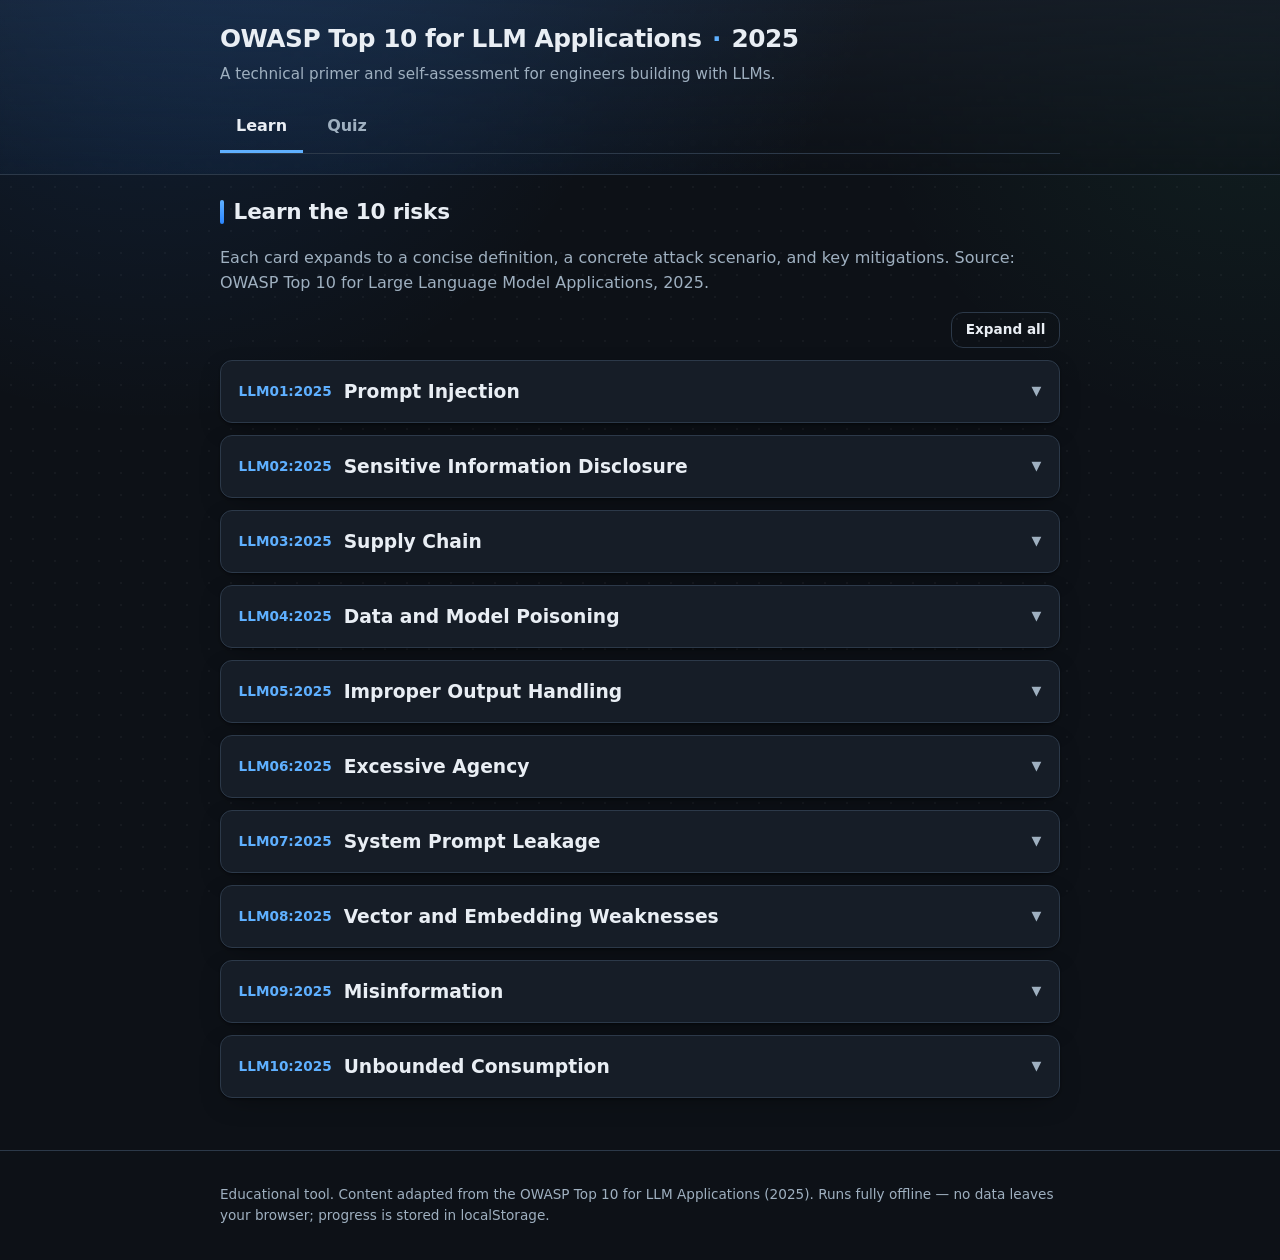
<file: OWASP_AI/index.html>
<!DOCTYPE html>
<html lang="en">
<head>
  <meta charset="UTF-8" />
  <meta name="viewport" content="width=device-width, initial-scale=1" />
  <meta name="description"
        content="Learn and self-assess on the OWASP Top 10 for LLM Applications (2025)." />
  <title>OWASP Top 10 for LLM Applications (2025) — Learn &amp; Score</title>
  <link rel="stylesheet" href="styles.css" />
</head>
<body>
  <a class="skip-link" href="#main">Skip to content</a>

  <header class="site">
    <div class="wrap">
      <h1>OWASP Top 10 for LLM Applications <span class="accent-dot" aria-hidden="true">·</span> 2025</h1>
      <p class="subtitle">A technical primer and self-assessment for engineers building with LLMs.</p>

      <div class="tablist" role="tablist" id="tablist" aria-label="Sections">
        <button class="tab" role="tab" id="tab-learn" aria-selected="true"
                aria-controls="view-learn" tabindex="0">Learn</button>
        <button class="tab" role="tab" id="tab-quiz" aria-selected="false"
                aria-controls="view-quiz" tabindex="-1">Quiz</button>
      </div>
    </div>
  </header>

  <main id="main" class="wrap">

    <!-- ===================== LEARN VIEW ===================== -->
    <section id="view-learn" role="tabpanel" aria-labelledby="tab-learn">
      <h2>Learn the 10 risks</h2>
      <p class="lead">
        Each card expands to a concise definition, a concrete attack scenario, and key mitigations.
        Source: OWASP Top 10 for Large Language Model Applications, 2025.
      </p>
      <div class="learn-toolbar">
        <button type="button" class="btn btn--ghost" id="expand-all" aria-expanded="false"
                aria-controls="learn-cards">Expand all</button>
      </div>
      <div id="learn-cards"><!-- populated by app.js --></div>
    </section>

    <!-- ===================== QUIZ VIEW ===================== -->
    <section id="view-quiz" role="tabpanel" aria-labelledby="tab-quiz" hidden>
      <h2>Test your knowledge</h2>

      <!-- Intro -->
      <div id="quiz-intro" class="quiz-intro">
        <p class="lead">
          20 technical questions across all 10 risks: single-answer, multi-select, and
          scenario-matching. You get immediate feedback after each question.
        </p>
        <div class="callout">
          <strong>Scoring:</strong> single-answer and scenario questions award 1 point for the
          correct choice. Multi-select questions are <strong>all-or-nothing</strong> — you must
          select every correct option and no incorrect ones to earn the point. Question and option
          order are shuffled on every attempt.
        </div>
        <p id="intro-best" hidden></p>
        <button type="button" class="btn btn--primary" id="start-quiz">Start quiz</button>
      </div>

      <!-- Runner (one question at a time) -->
      <div id="quiz-runner" hidden><!-- populated by app.js --></div>

      <!-- Results -->
      <div id="quiz-results" hidden><!-- populated by app.js --></div>
    </section>

  </main>

  <footer class="site">
    <div class="wrap">
      <p>
        Educational tool. Content adapted from the OWASP Top 10 for LLM Applications (2025).
        Runs fully offline — no data leaves your browser; progress is stored in localStorage.
      </p>
    </div>
  </footer>

  <script src="app.js"></script>
</body>
</html>
</file>
<file: OWASP_AI/styles.css>
/* =============================================================================
 * OWASP Top 10 for LLM Applications (2025) — styles
 * System fonts only, no external assets, WCAG AA contrast.
 * ========================================================================== */

:root {
  /* Color tokens — chosen for AA contrast on the dark surface. */
  --bg: #0d1117;
  --surface: #161d27;
  --surface-2: #202834;
  --border: #2c3949;
  --border-soft: #232f3d;
  --text: #e9eef4;
  --text-dim: #9fb0c0;
  --accent: #5fb0ff;
  --accent-strong: #2b86ff;
  --ok: #41e0a3;
  --ok-bg: #0f2a20;
  --bad: #ff7a7a;
  --bad-bg: #321a1d;
  --warn: #ffd166;
  --warn-bg: #322811;
  --focus: #ffd24a;
  --code-bg: #0a0e14;
  --radius: 12px;
  --shadow: 0 1px 2px rgba(0, 0, 0, 0.4), 0 8px 28px -12px rgba(0, 0, 0, 0.55);
  --shadow-glow: 0 0 0 1px rgba(95, 176, 255, 0.18), 0 10px 30px -10px rgba(43, 134, 255, 0.35);
  --mono: ui-monospace, "SF Mono", "JetBrains Mono", "Cascadia Code", Menlo, Consolas, monospace;
  --maxw: 880px;
}

* { box-sizing: border-box; }

html { -webkit-text-size-adjust: 100%; }

body {
  margin: 0;
  background-color: var(--bg);
  /* Layered, fully-offline texture: two soft accent glows over a faint dot grid. */
  background-image:
    radial-gradient(900px circle at 12% -8%, rgba(43, 134, 255, 0.14), transparent 55%),
    radial-gradient(800px circle at 98% 4%, rgba(65, 224, 163, 0.07), transparent 50%),
    radial-gradient(rgba(255, 255, 255, 0.04) 1px, transparent 1px);
  background-size: auto, auto, 22px 22px;
  background-position: 0 0, 0 0, 0 0;
  background-attachment: fixed;
  color: var(--text);
  font-family: system-ui, -apple-system, "Segoe UI", Roboto, Helvetica, Arial, sans-serif;
  line-height: 1.55;
  font-size: 16px;
}

/* Visible focus for keyboard users everywhere. */
:focus-visible {
  outline: 3px solid var(--focus);
  outline-offset: 2px;
  border-radius: 4px;
}

/* Skip link for screen-reader / keyboard users. */
.skip-link {
  position: absolute;
  left: -999px;
  top: 0;
  background: var(--accent-strong);
  color: #fff;
  padding: 0.6rem 1rem;
  z-index: 100;
}
.skip-link:focus { left: 0; }

.wrap {
  max-width: var(--maxw);
  margin: 0 auto;
  padding: 1.25rem;
}

/* ---------- Header / tabs ---------- */
header.site {
  border-bottom: 1px solid var(--border);
  background:
    radial-gradient(1100px circle at 20% -120%, rgba(43, 134, 255, 0.22), transparent 60%),
    linear-gradient(180deg, rgba(22, 29, 39, 0.85), rgba(13, 17, 23, 0.4));
  backdrop-filter: blur(2px);
}
.site h1 {
  font-size: 1.55rem;
  margin: 0 0 0.3rem;
  letter-spacing: -0.02em;
  font-weight: 800;
}
.site h1 .accent-dot {
  color: var(--accent);
  margin: 0 0.15rem;
}
.site .subtitle {
  color: var(--text-dim);
  margin: 0 0 1rem;
  font-size: 0.95rem;
}

.tablist {
  display: flex;
  gap: 0.5rem;
  border-bottom: 1px solid var(--border);
}
.tab {
  appearance: none;
  background: transparent;
  border: none;
  border-bottom: 3px solid transparent;
  color: var(--text-dim);
  font: inherit;
  font-weight: 600;
  padding: 0.7rem 1rem;
  cursor: pointer;
}
.tab[aria-selected="true"] {
  color: var(--text);
  border-bottom-color: var(--accent);
}
.tab:hover { color: var(--text); }

/* ---------- Generic ---------- */
h2 {
  font-size: 1.35rem;
  margin-top: 0;
  display: flex;
  align-items: center;
  gap: 0.6rem;
  letter-spacing: -0.01em;
}
/* Accent tick before each section heading. */
h2::before {
  content: "";
  width: 4px;
  height: 1.1em;
  border-radius: 2px;
  background: linear-gradient(180deg, var(--accent), var(--accent-strong));
  flex: none;
}
.lead { color: var(--text-dim); }

.btn {
  appearance: none;
  font: inherit;
  font-weight: 600;
  border-radius: var(--radius);
  padding: 0.65rem 1.15rem;
  cursor: pointer;
  border: 1px solid transparent;
  transition: transform 0.12s ease, background 0.15s ease, box-shadow 0.15s ease;
}
.btn:active { transform: translateY(1px); }
.btn--primary {
  background: linear-gradient(180deg, var(--accent), var(--accent-strong));
  color: #fff;
  box-shadow: 0 6px 18px -8px rgba(43, 134, 255, 0.7);
}
.btn--primary:hover { filter: brightness(1.08); box-shadow: 0 8px 22px -8px rgba(43, 134, 255, 0.85); }
.btn--ghost {
  background: transparent;
  color: var(--text);
  border-color: var(--border);
}
.btn--ghost:hover { background: var(--surface-2); }

/* ---------- Learn: accordion cards ---------- */
.learn-toolbar {
  display: flex;
  justify-content: flex-end;
  margin-top: 1rem;
}
.learn-toolbar .btn { font-size: 0.85rem; padding: 0.4rem 0.85rem; }
#learn-cards {
  display: grid;
  gap: 0.75rem;
  margin-top: 0.75rem;
}
.risk-card {
  background: var(--surface);
  border: 1px solid var(--border);
  border-radius: var(--radius);
  overflow: hidden;
  box-shadow: var(--shadow);
  transition: border-color 0.15s ease, box-shadow 0.15s ease, transform 0.15s ease;
}
.risk-card:hover { border-color: #3a4a5e; transform: translateY(-1px); }
.risk-card:has(.risk-card__toggle[aria-expanded="true"]) {
  border-color: rgba(95, 176, 255, 0.4);
  box-shadow: var(--shadow-glow);
}
.risk-card__heading { margin: 0; }
.risk-card__toggle {
  width: 100%;
  display: flex;
  align-items: center;
  gap: 0.75rem;
  background: transparent;
  border: none;
  color: var(--text);
  font: inherit;
  text-align: left;
  padding: 1rem 1.1rem;
  cursor: pointer;
}
.risk-card__toggle:hover { background: var(--surface-2); }
.risk-card__id {
  font-variant-numeric: tabular-nums;
  font-weight: 700;
  color: var(--accent);
  font-size: 0.85rem;
  white-space: nowrap;
}
.risk-card__name { font-weight: 600; flex: 1; }
.risk-card__chevron {
  transition: transform 0.18s ease;
  color: var(--text-dim);
  font-size: 0.8rem;
}
.risk-card__toggle[aria-expanded="true"] .risk-card__chevron {
  transform: rotate(180deg);
}
.risk-card__panel {
  padding: 0 1.1rem 1.1rem;
  border-top: 1px solid var(--border);
}
.risk-card__def { margin-top: 0.9rem; }
.risk-card__example { color: var(--text); background: var(--surface-2);
  padding: 0.6rem 0.8rem; border-radius: 8px; border: 1px solid var(--border-soft); }

/* "What it looks like" — terminal/code demo block. */
.risk-card__demo {
  margin: 0.9rem 0 0;
  border: 1px solid var(--border);
  border-radius: 10px;
  background: var(--code-bg);
  overflow: hidden;
}
.risk-card__demo figcaption {
  font-size: 0.72rem;
  font-weight: 700;
  letter-spacing: 0.06em;
  text-transform: uppercase;
  color: var(--text-dim);
  padding: 0.45rem 0.85rem;
  border-bottom: 1px solid var(--border);
  background: linear-gradient(180deg, rgba(95, 176, 255, 0.08), transparent);
}
/* Faux traffic-light dots in the demo header. */
.risk-card__demo figcaption::before {
  content: "";
  display: inline-block;
  width: 8px; height: 8px;
  border-radius: 50%;
  margin-right: 1.45rem;
  background: #ff5f57;
  box-shadow: 0.8rem 0 0 #febc2e, 1.6rem 0 0 #28c840;
  vertical-align: middle;
}
.risk-card__demo pre {
  margin: 0;
  padding: 0.85rem 1rem;
  overflow-x: auto;
  font-family: var(--mono);
  font-size: 0.82rem;
  line-height: 1.6;
  color: #cfe3ff;
  white-space: pre;
  -webkit-overflow-scrolling: touch;
}

.risk-card__mit { margin-top: 1rem; }
.risk-card__mit ul { margin: 0.4rem 0 0; padding-left: 1.2rem; }
.risk-card__mit li { margin-bottom: 0.25rem; }

/* ---------- Quiz ---------- */
.quiz-intro { margin-top: 1rem; }

/* The runner and results are unified "quiz boxes" — everything (progress, the
 * question, feedback, and actions) lives inside one bordered, elevated card. */
#quiz-runner, #quiz-results {
  margin-top: 1rem;
  background: var(--surface);
  border: 1px solid var(--border);
  border-radius: var(--radius);
  box-shadow: var(--shadow);
  padding: 1.25rem;
}
#quiz-runner[hidden], #quiz-results[hidden] { display: none; }

.callout {
  background: var(--surface);
  border: 1px solid var(--border);
  border-left: 4px solid var(--accent);
  border-radius: var(--radius);
  padding: 0.9rem 1rem;
  margin: 1rem 0;
}
#intro-best, .best-score { color: var(--text-dim); }

/* Progress */
.quiz-progress { margin-bottom: 1rem; }
.quiz-progress__bar {
  height: 8px;
  background: var(--surface-2);
  border-radius: 999px;
  overflow: hidden;
}
.quiz-progress__fill {
  height: 100%;
  background: var(--accent);
  transition: width 0.25s ease;
}
.quiz-progress__label {
  margin: 0.4rem 0 0;
  font-size: 0.9rem;
  color: var(--text-dim);
}

/* Question — sits INSIDE the quiz box, so it has no card chrome of its own. */
.question {
  border: 0;
  background: transparent;
  padding: 0;
  margin: 0;
  min-inline-size: 0; /* allow option text to wrap inside the fieldset */
}
/* The prompt is now the fieldset's <legend> so screen readers announce it on
 * entering the radio/checkbox group. Reset legend defaults so it renders as a
 * full-width block heading. */
.question__prompt {
  display: block;
  width: 100%;
  padding: 0;
  font-size: 1.08rem;
  font-weight: 500;
  margin: 0 0 0.5rem;
}
/* Category + type are demoted to a <p> connected to the legend via aria-describedby. */
.question__meta {
  display: flex;
  gap: 0.6rem;
  flex-wrap: wrap;
  align-items: center;
  font-size: 0.78rem;
  margin: 0 0 1rem;
}
.question__cat {
  color: var(--accent);
  font-weight: 700;
  font-variant-numeric: tabular-nums;
}
.question__type {
  color: var(--text-dim);
  background: var(--surface-2);
  padding: 0.05rem 0.5rem;
  border-radius: 999px;
}

.question__options { list-style: none; margin: 0; padding: 0; display: grid; gap: 0.5rem; }
.option {
  display: flex;
  align-items: flex-start;
  gap: 0.65rem;
  background: var(--surface-2);
  border: 1px solid var(--border);
  border-radius: 8px;
  padding: 0.7rem 0.85rem;
}
.option label { cursor: pointer; flex: 1; }
.option input { margin-top: 0.25rem; width: 1.05rem; height: 1.05rem; flex: none; }
.option--correct { border-color: var(--ok); background: var(--ok-bg); }
.option--wrong { border-color: var(--bad); background: var(--bad-bg); }

/* Feedback
 * The live region is always in the DOM (so screen readers announce updates), but
 * stays visually invisible and collapsed until populated via --filled. This avoids
 * an empty styled box / gap while keeping the aria-live region present. */
.question__feedback {
  margin: 0;
  padding: 0;
  border: 0;
  border-radius: 8px;
}
.question__feedback--filled {
  margin-top: 1rem;
  padding: 0.85rem 1rem;
  border: 1px solid var(--border);
}
.question__feedback--ok { background: var(--ok-bg); border-color: var(--ok); }
.question__feedback--bad { background: var(--bad-bg); border-color: var(--bad); }
.question__feedback--warn { background: var(--warn-bg); border-color: var(--warn); }

.quiz-actions { display: flex; gap: 0.6rem; margin-top: 1.1rem; flex-wrap: wrap; }

/* ---------- Results ---------- */
.score-summary {
  display: flex;
  gap: 1rem;
  align-items: stretch;
  flex-wrap: wrap;
  margin: 1rem 0;
}
.score-big, .band {
  background: var(--surface-2);
  border: 1px solid var(--border);
  border-radius: var(--radius);
  padding: 1rem 1.25rem;
  display: flex;
  flex-direction: column;
  justify-content: center;
}
.score-big {
  background:
    radial-gradient(120% 140% at 0% 0%, rgba(43, 134, 255, 0.16), transparent 60%),
    var(--surface-2);
}
.score-big { flex: 1; min-width: 200px; }
.score-pct { font-size: 2.4rem; font-weight: 800; line-height: 1; }
.score-frac { color: var(--text-dim); margin-top: 0.25rem; }
.band { min-width: 180px; align-items: flex-start; }
.band__label { font-size: 1.4rem; font-weight: 800; }
.band__hint { color: var(--text-dim); font-size: 0.85rem; }
.band-novice { border-left: 4px solid var(--warn); }
.band-practitioner { border-left: 4px solid var(--accent); }
.band-expert { border-left: 4px solid var(--ok); }

/* One-line guidance under the competency band (I3). */
.band__guidance {
  color: var(--text-dim);
  margin: 0 0 1rem;
  font-size: 0.95rem;
}

.new-best {
  background: var(--ok-bg);
  color: var(--ok);
  border: 1px solid var(--ok);
  border-radius: 999px;
  padding: 0.05rem 0.55rem;
  font-size: 0.8rem;
  font-weight: 700;
  margin-left: 0.4rem;
}

.breakdown {
  width: 100%;
  border-collapse: collapse;
  margin: 0.5rem 0 1.25rem;
  font-size: 0.95rem;
}
.breakdown th, .breakdown td {
  text-align: left;
  padding: 0.55rem 0.6rem;
  border-bottom: 1px solid var(--border);
}
.breakdown th { color: var(--text-dim); font-size: 0.82rem; text-transform: uppercase; letter-spacing: 0.04em; }
.breakdown .num { text-align: right; font-variant-numeric: tabular-nums; }
.row-weak td { background: var(--bad-bg); }
.row-ok td:last-child { color: var(--ok); }

/* Footnote for single-question categories (I1a). */
.sparse-marker { color: var(--warn); font-weight: 700; }
.breakdown-footnote {
  color: var(--text-dim);
  font-size: 0.82rem;
  margin: -0.75rem 0 1.25rem;
}
.breakdown-footnote span { color: var(--warn); font-weight: 700; }

.review-prompt {
  background: var(--surface-2);
  border: 1px solid var(--border);
  border-radius: var(--radius);
  padding: 1rem 1.1rem;
  margin-bottom: 1.1rem;
}
.review-prompt--clear { border-left: 4px solid var(--ok); }
.chips { display: flex; gap: 0.5rem; flex-wrap: wrap; margin-top: 0.6rem; }
.chip {
  appearance: none;
  font: inherit;
  cursor: pointer;
  background: var(--surface-2);
  color: var(--accent);
  border: 1px solid var(--accent);
  border-radius: 999px;
  padding: 0.35rem 0.8rem;
  font-size: 0.85rem;
  font-weight: 600;
}
.chip:hover { background: var(--accent-strong); color: #fff; }

footer.site {
  border-top: 1px solid var(--border);
  color: var(--text-dim);
  font-size: 0.85rem;
  margin-top: 2rem;
}

/* ---------- Responsive ---------- */
@media (max-width: 540px) {
  .score-pct { font-size: 2rem; }
  .risk-card__toggle { flex-wrap: wrap; }
}

/* Respect reduced-motion preferences. */
@media (prefers-reduced-motion: reduce) {
  * { transition: none !important; scroll-behavior: auto !important; }
}
</file>
